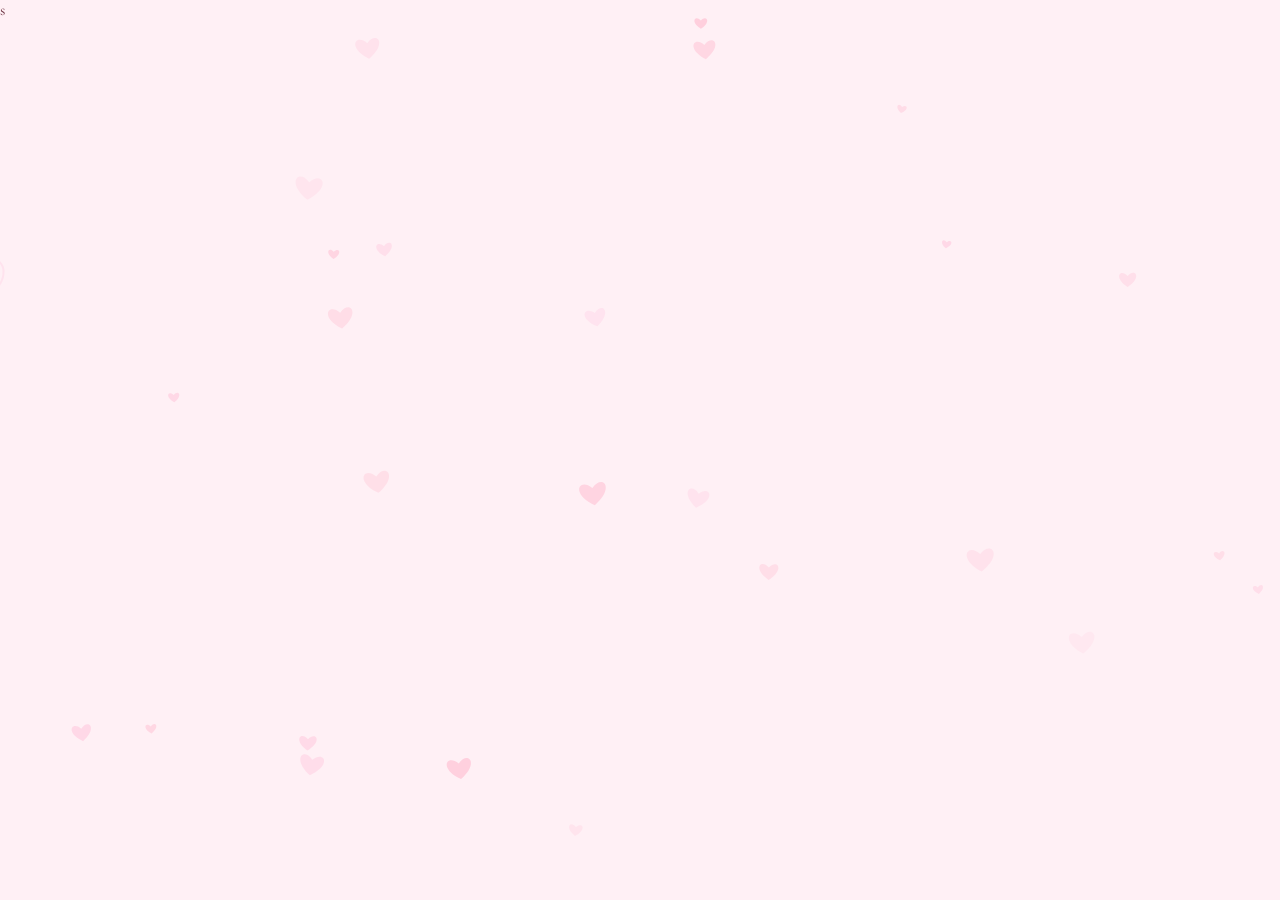
<file: index.html>
<!DOCTYPE html>
<html lang="id">
<head>
  <meta charset="UTF-8" />
  <meta name="viewport" content="width=device-width, initial-scale=1.0" />
  <title>For You ♡</title>
  <link rel="preconnect" href="https://fonts.googleapis.com" />s
  <link rel="preconnect" href="https://fonts.gstatic.com" crossorigin />
  <link href="https://fonts.googleapis.com/css2?family=Cormorant+Garamond:ital,wght@0,300;0,400;1,300;1,400&family=Pacifico&family=DM+Sans:wght@300;400&display=swap" rel="stylesheet" />
  <link rel="stylesheet" href="css/index.css" />
</head>
<body>

  <div id="loading-overlay">
    <div class="loader-heart">♡</div>
  </div>

  <canvas id="bg-canvas"></canvas>

  <main class="intro-container" id="main-content">
    <div class="intro-inner">

      <div class="deco-hearts">
        <span class="deco-h deco-h1">♡</span>
        <span class="deco-h deco-h2">♡</span>
      </div>

      <div class="text-block">
        <p class="line line-1" id="line1"></p>
        <p class="line line-2" id="line2"></p>
        <p class="line line-3" id="line3"></p>
      </div>

      <button class="open-btn" id="openBtn" onclick="goToLetter()">
        <span class="btn-text">Open The Letter</span>
        <span class="btn-icon">✉︎</span>
      </button>

      <div class="date-stamp">2 · 6 · 26</div>

    </div>
  </main>

  <div class="page-transition" id="pageTransition"></div>

  <script src="js/index.js"></script>
</body>
</html>
</file>
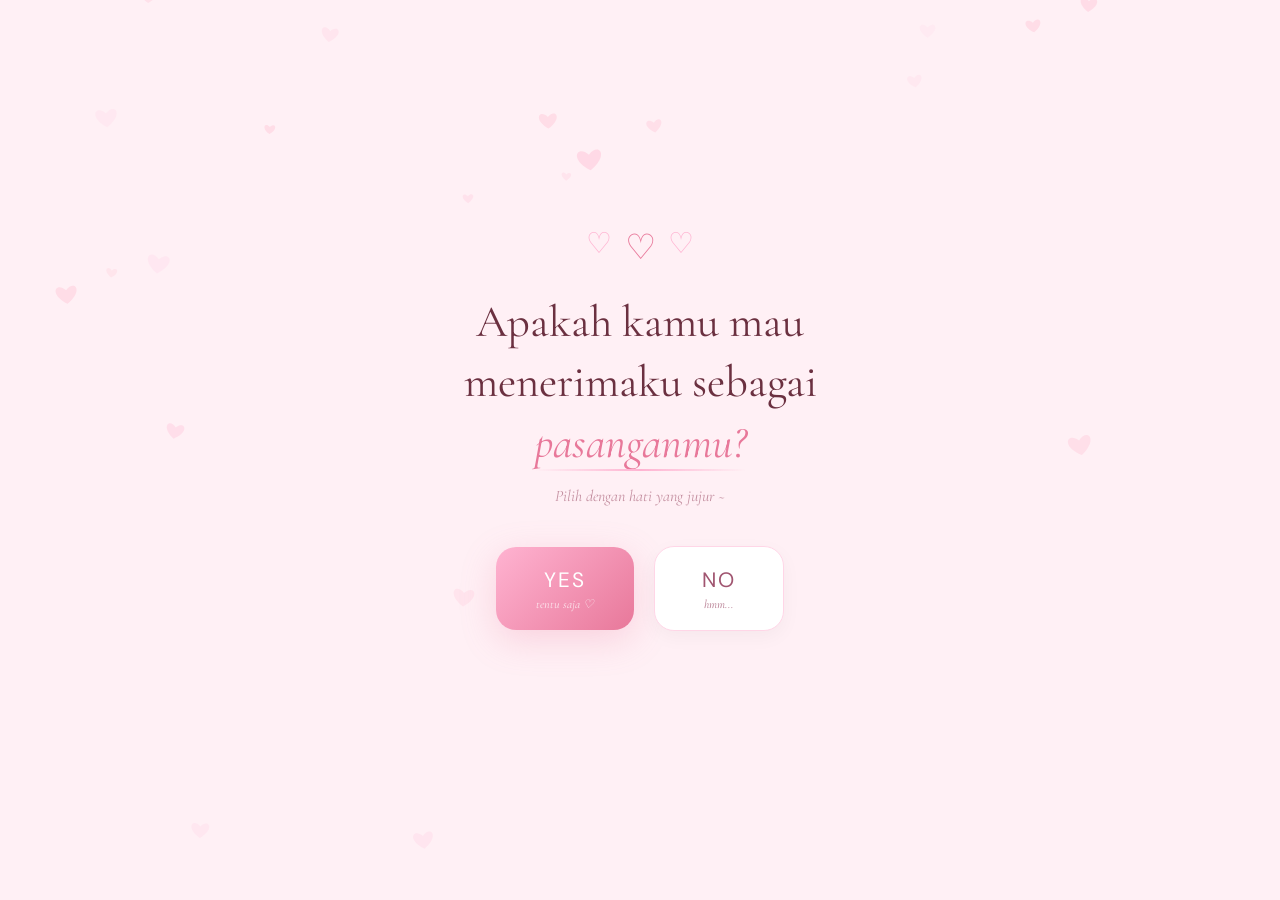
<file: choice.html>
<!DOCTYPE html>
<html lang="id">
<head>
  <meta charset="UTF-8" />
  <meta name="viewport" content="width=device-width, initial-scale=1.0" />
  <title>The Big Question ♡</title>
  <link rel="preconnect" href="https://fonts.googleapis.com" />
  <link rel="preconnect" href="https://fonts.gstatic.com" crossorigin />
  <link href="https://fonts.googleapis.com/css2?family=Cormorant+Garamond:ital,wght@0,300;0,400;1,300;1,400&family=Pacifico&family=DM+Sans:wght@300;400&display=swap" rel="stylesheet" />
  <link rel="stylesheet" href="css/choice.css" />
</head>
<body>

  <canvas id="bg-canvas"></canvas>

  <audio id="bg-music" loop>
    <source src="music/Penjaga Hati - Nadhif Basalamah _ Instrumental.mp3" type="audio/mp3">
  </audio>


  <main class="choice-scene">

    <div class="choice-container" id="choiceContainer">
      <div class="deco-top">
        <span>♡</span><span>♡</span><span>♡</span>
      </div>

      <!-- Pertanyaan besar -->
      <h1 class="the-question" id="theQuestion">
        Apakah kamu mau menerimaku sebagai<br/>
        <span class="highlight-text">pasanganmu?</span>
      </h1>

      <!-- Sub text -->
      <p class="the-subtext" id="theSubtext">
        Pilih dengan hati yang jujur ~
      </p>

      <div class="choice-buttons" id="choiceButtons">
        <button class="choice-btn yes-btn" id="yesBtn" onclick="handleYes()">
          <span class="btn-label">YES</span>
          <span class="btn-sub">tentu saja ♡</span>
        </button>
        <button class="choice-btn no-btn" id="noBtn" onmouseenter="handleNoHover(event)" onclick="handleNoClick(event)">
          <span class="btn-label">NO</span>
          <span class="btn-sub">hmm...</span>
        </button>
      </div>

      <p class="no-teaser" id="noTeaser"></p>

    </div>

  </main>

  <div class="page-transition" id="pageTransition"></div>

  <script src="js/choice.js"></script>
</body>
</html>
</file>
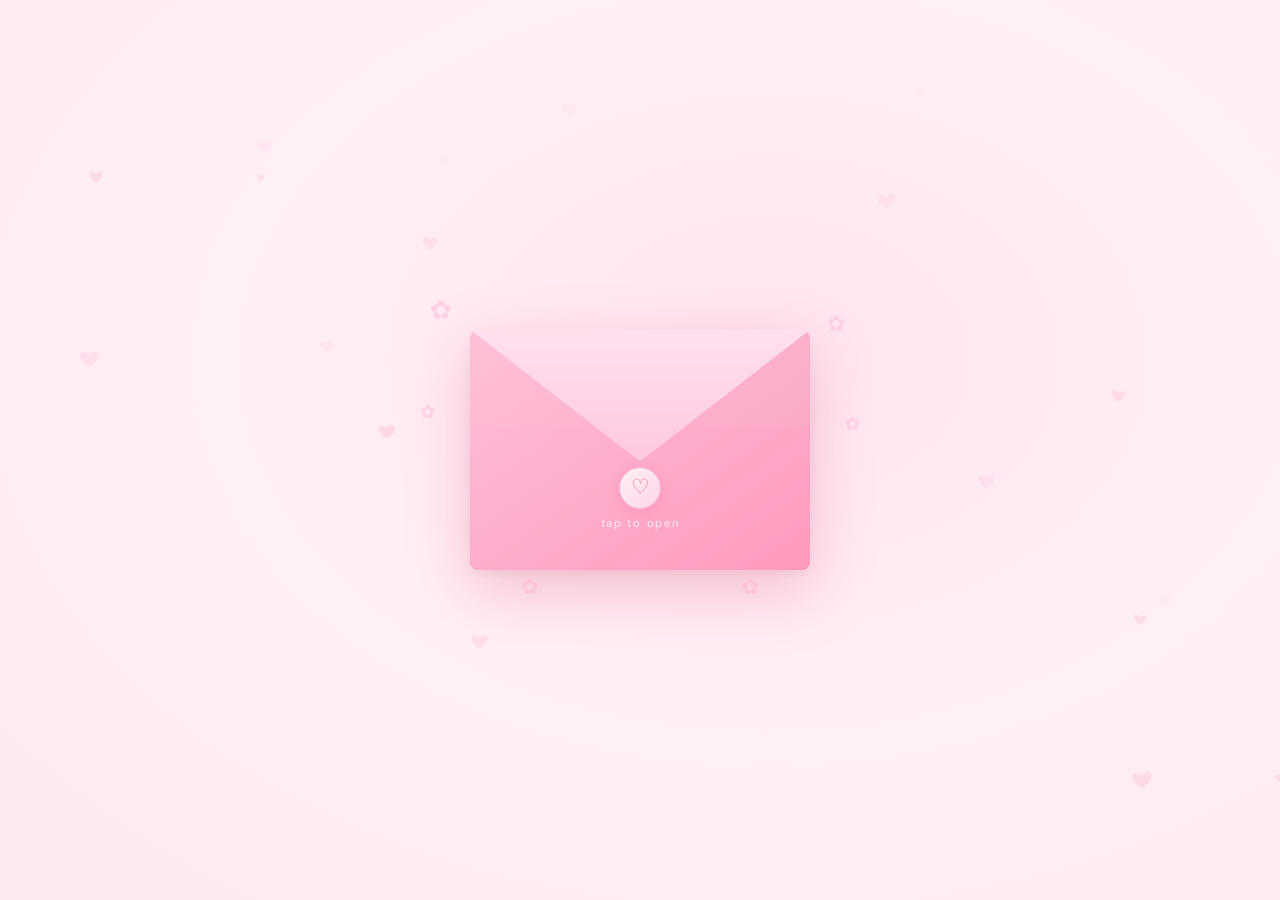
<file: letter.html>
<!DOCTYPE html>
<html lang="id">
<head>
  <meta charset="UTF-8" />
  <meta name="viewport" content="width=device-width, initial-scale=1.0" />
  <title>A Letter For You ♡</title>
  <link rel="preconnect" href="https://fonts.googleapis.com" />
  <link rel="preconnect" href="https://fonts.gstatic.com" crossorigin />
  <link href="https://fonts.googleapis.com/css2?family=Cormorant+Garamond:ital,wght@0,300;0,400;1,300;1,400&family=Pacifico&family=DM+Sans:wght@300;400&family=Lora:ital,wght@0,400;1,400&display=swap" rel="stylesheet" />
  <link rel="stylesheet" href="css/letter.css" />
</head>
<body>

  <canvas id="bg-canvas"></canvas>

  <audio id="bg-music" loop>
    <source src="music/Penjaga Hati - Nadhif Basalamah _ Instrumental.mp3" type="audio/mp3">
  </audio>

  <div class="music-indicator" id="musicIndicator" style="display:none;">
    <span class="note">♪</span>
    <span class="note">♫</span>
    <span class="note">♪</span>
  </div>

  <main class="letter-scene" id="letterScene">

    <div class="envelope-wrapper" id="envelopeWrapper">

      <div class="envelope" id="envelope">

        <div class="env-back"></div>

        <div class="env-flap" id="envFlap">
          <div class="flap-inner"></div>
        </div>

        <div class="env-front">
          <div class="env-seal" id="envSeal">
            <span>♡</span>
          </div>
          <div class="click-hint" id="clickHint">
            <span>tap to open</span>
          </div>
        </div>

      </div>

      <div class="flower-decor">
        <span class="fl fl1">✿</span>
        <span class="fl fl2">✿</span>
        <span class="fl fl3">✿</span>
        <span class="fl fl4">✿</span>
        <span class="fl fl5">✿</span>
        <span class="fl fl6">✿</span>
      </div>

    </div>

    <div class="letter-paper-container" id="letterContainer" style="display:none;">
      <div class="letter-paper">

        <div class="letter-header">
          <span class="letter-stamp">♡</span>
        </div>

        <div class="letter-content" id="letterContent">
        </div>

        <div class="letter-nav">
          <span class="page-indicator" id="pageIndicator">1 / 5</span>
          <button class="next-btn" id="nextBtn">next page →</button>
        </div>

      </div>
    </div>

  </main>

  <div class="page-transition" id="pageTransition"></div>

  <script src="js/letter.js"></script>
</body>
</html>
</file>
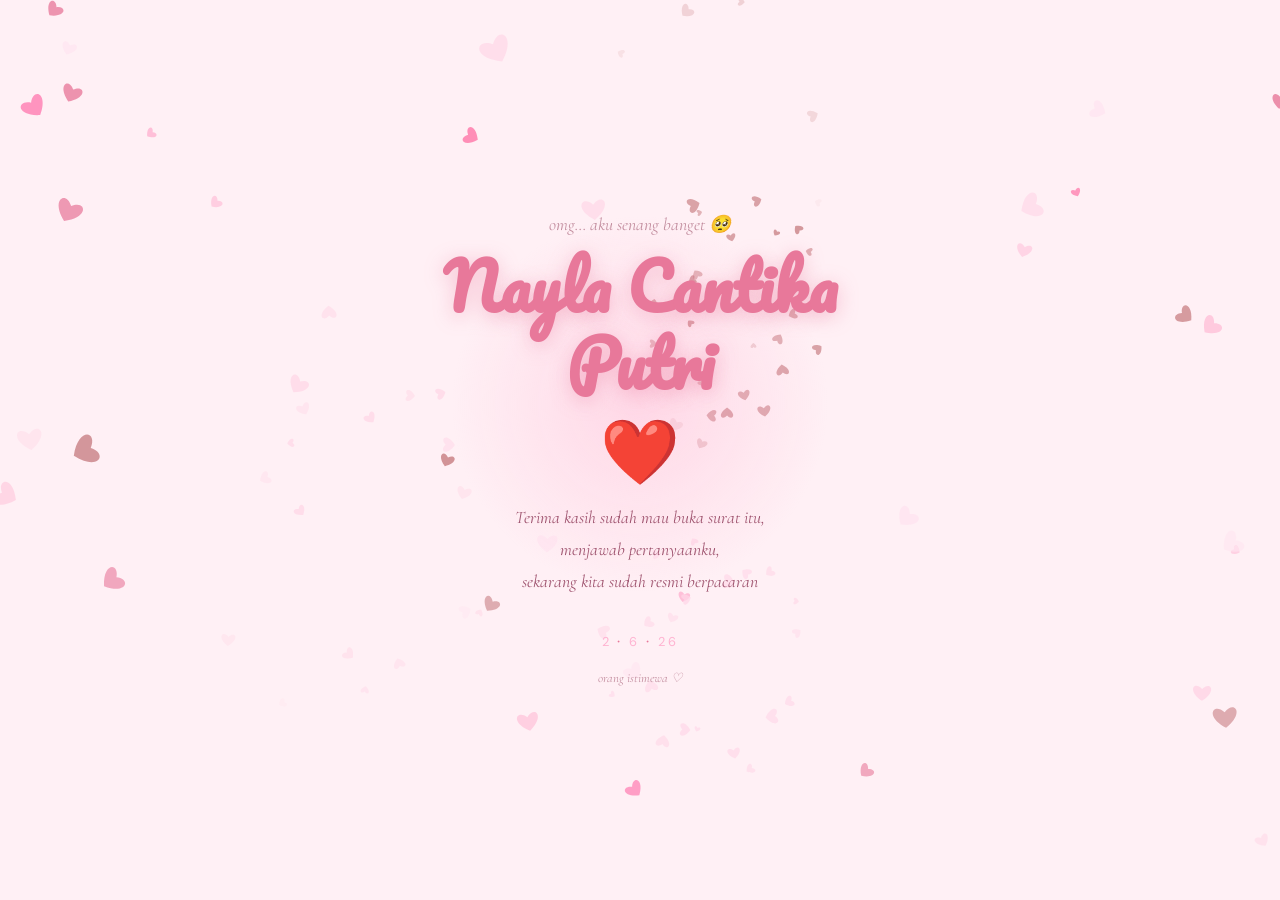
<file: surprise.html>
<!DOCTYPE html>
<html lang="id">
<head>
  <meta charset="UTF-8" />
  <meta name="viewport" content="width=device-width, initial-scale=1.0" />
  <title>Now You're Mine ♡</title>
  <link rel="preconnect" href="https://fonts.googleapis.com" />
  <link rel="preconnect" href="https://fonts.gstatic.com" crossorigin />
  <link href="https://fonts.googleapis.com/css2?family=Cormorant+Garamond:ital,wght@0,300;0,400;1,300;1,400&family=Pacifico&family=DM+Sans:wght@300;400&display=swap" rel="stylesheet" />
  <link rel="stylesheet" href="css/surprise.css" />
</head>
<body>

  <!-- Canvas untuk heart confetti & fireworks -->
  <canvas id="celebration-canvas"></canvas>

  <audio id="bg-music" loop>
    <source src="music/Penjaga Hati - Nadhif Basalamah _ Instrumental.mp3" type="audio/mp3">
  </audio>


  <!-- Audio celebration -->
  <audio id="celebration-music" loop autoplay>
    <!-- Ganti src dengan file musik celebration di assets/music/ -->
    <!-- <source src="assets/music/celebration.mp3" type="audio/mpeg" /> -->
  </audio>

  <!-- Main content -->
  <main class="surprise-scene">

    <div class="surprise-container" id="surpriseContainer">

      <!-- Big glow circle di belakang teks -->
      <div class="glow-circle"></div>

      <!-- Teks utama -->
      <div class="surprise-text-block">
        <p class="surprise-pre">omg... aku senang banget 🥺</p>
        <h1 class="surprise-main">Nayla Cantika Putri</h1>
        <span class="surprise-heart-big">❤️</span>
        <p class="surprise-sub">
          Terima kasih sudah mau buka surat itu,<br/>
          menjawab pertanyaanku,</br>
          sekarang kita sudah resmi berpacaran<br/>
        </p>
      </div>

      <!-- Date easter egg: 2 · 6 · 26 -->
      <div class="date-memory">
        <span>2</span><span class="dot">·</span>
        <span>6</span><span class="dot">·</span>
        <span>26</span>
      </div>

      <!-- Subtle footer -->
      <p class="surprise-footer">orang istimewa ♡</p>

    </div>

  </main>

  <script src="js/surprise.js"></script>
</body>
</html>
</file>
<file: css/index.css>
/* ============================================
   index.css — Opening / Intro Page
   ============================================ */

:root {
  --pink-light: #fff0f5;
  --pink-soft: #ffd6e7;
  --pink-mid: #ffb3d1;
  --pink-deep: #e8789a;
  --rose-gold: #c4767a;
  --white: #ffffff;
  --text-dark: #6b3040;
  --text-mid: #a05570;
  --text-light: #c48fa0;
  --shadow-pink: rgba(232, 120, 154, 0.25);
  --font-display: 'Pacifico', cursive;
  --font-body: 'Cormorant Garamond', serif;
  --font-ui: 'DM Sans', sans-serif;
}

*, *::before, *::after {
  margin: 0;
  padding: 0;
  box-sizing: border-box;
}

html, body {
  width: 100%;
  height: 100%;
  overflow: hidden;
  background: var(--pink-light);
}

body {
  font-family: var(--font-body);
  color: var(--text-dark);
  cursor: default;
}

/* ---- Loading overlay ---- */
#loading-overlay {
  position: fixed;
  inset: 0;
  background: var(--pink-light);
  z-index: 9999;
  display: flex;
  align-items: center;
  justify-content: center;
  transition: opacity 0.6s ease, visibility 0.6s ease;
}

#loading-overlay.hidden {
  opacity: 0;
  visibility: hidden;
}

.loader-heart {
  font-size: 3rem;
  color: var(--pink-deep);
  animation: loaderPulse 0.8s ease-in-out infinite alternate;
}

@keyframes loaderPulse {
  from { transform: scale(0.8); opacity: 0.5; }
  to   { transform: scale(1.3); opacity: 1; }
}

/* ---- BG Canvas ---- */
#bg-canvas {
  position: fixed;
  inset: 0;
  width: 100%;
  height: 100%;
  z-index: 0;
  pointer-events: none;
}

/* ---- Main gradient background ---- */
body::before {
  content: '';
  position: fixed;
  inset: 0;
  background: radial-gradient(ellipse at 30% 30%, #ffe4f0 0%, #fff0f5 40%, #fce8f0 100%);
  z-index: -1;
}

/* ---- Intro Container ---- */
.intro-container {
  position: fixed;
  inset: 0;
  display: flex;
  align-items: center;
  justify-content: center;
  z-index: 10;
  opacity: 0;
  transition: opacity 0.8s ease;
}

.intro-container.visible {
  opacity: 1;
}

.intro-inner {
  text-align: center;
  padding: 2rem;
  max-width: 520px;
  width: 100%;
  display: flex;
  flex-direction: column;
  align-items: center;
  gap: 0.5rem;
}

/* ---- Deco hearts (2 easter egg) ---- */
.deco-hearts {
  position: absolute;
  width: 100%;
  pointer-events: none;
}

.deco-h {
  position: absolute;
  font-size: 5rem;
  color: var(--pink-soft);
  opacity: 0.5;
  animation: floatDeco 4s ease-in-out infinite;
}

.deco-h1 {
  top: -80px;
  left: -60px;
  animation-delay: 0s;
}

.deco-h2 {
  top: -60px;
  right: -60px;
  animation-delay: 1.5s;
  font-size: 3.5rem;
}

@keyframes floatDeco {
  0%, 100% { transform: translateY(0) rotate(-5deg); }
  50%       { transform: translateY(-15px) rotate(5deg); }
}

/* ---- Text block ---- */
.text-block {
  margin: 2rem 0 1.5rem;
  display: flex;
  flex-direction: column;
  gap: 0.8rem;
}

.line {
  font-family: var(--font-body);
  font-style: italic;
  color: var(--text-mid);
  overflow: hidden;
  white-space: nowrap;
  border-right: 2px solid var(--pink-deep);
  width: 0;
}

.line-1 { font-size: clamp(1.4rem, 4vw, 2rem); font-weight: 300; }
.line-2 { font-size: clamp(1rem, 3vw, 1.4rem); font-weight: 300; color: var(--text-light); }
.line-3 { font-size: clamp(0.9rem, 2.5vw, 1.2rem); font-weight: 300; color: var(--text-light); }

/* State setelah typing selesai */
.line.typed {
  border-right: none;
  white-space: normal;
  overflow: visible;
}

/* ---- Open Button ---- */
.open-btn {
  margin-top: 2.5rem;
  padding: 1rem 2.8rem;
  background: linear-gradient(135deg, var(--pink-mid), var(--pink-deep));
  color: var(--white);
  border: none;
  border-radius: 50px;
  font-family: var(--font-ui);
  font-size: 1rem;
  font-weight: 400;
  letter-spacing: 0.08em;
  cursor: pointer;
  display: flex;
  align-items: center;
  gap: 0.7rem;
  opacity: 0;
  transform: translateY(20px);
  transition: opacity 0.6s ease, transform 0.6s ease,
              box-shadow 0.3s ease, scale 0.2s ease;
  box-shadow: 0 8px 30px var(--shadow-pink);
}

.open-btn.visible {
  opacity: 1;
  transform: translateY(0);
}

.open-btn:hover {
  box-shadow: 0 12px 40px rgba(232, 120, 154, 0.45);
  scale: 1.05;
}

.open-btn:active {
  scale: 0.97;
}

.btn-icon {
  font-size: 1.3rem;
  animation: iconWiggle 2s ease-in-out infinite;
}

@keyframes iconWiggle {
  0%, 100% { transform: rotate(0deg); }
  25%       { transform: rotate(-10deg); }
  75%       { transform: rotate(10deg); }
}

/* ---- Date stamp (easter egg 2·6·26) ---- */
.date-stamp {
  margin-top: 3rem;
  font-family: var(--font-ui);
  font-size: 0.7rem;
  letter-spacing: 0.3em;
  color: var(--pink-mid);
  opacity: 0;
  transition: opacity 1s ease 3s;
}

.date-stamp.visible {
  opacity: 0.6;
}

/* ---- Page transition overlay ---- */
.page-transition {
  position: fixed;
  inset: 0;
  background: var(--pink-light);
  z-index: 9998;
  opacity: 0;
  pointer-events: none;
  transition: opacity 0.5s ease;
}

.page-transition.active {
  opacity: 1;
  pointer-events: all;
}

/* ---- Responsive ---- */
@media (max-width: 480px) {
  .intro-inner { padding: 1.5rem; }
  .deco-h1, .deco-h2 { display: none; }
  .text-block { gap: 0.6rem; }
}
</file>
<file: css/choice.css>
/* ============================================
   choice.css — Halaman YES / NO
   ============================================ */

:root {
  --pink-light: #fff0f5;
  --pink-soft: #ffd6e7;
  --pink-mid: #ffb3d1;
  --pink-deep: #e8789a;
  --rose-gold: #c4767a;
  --white: #ffffff;
  --text-dark: #6b3040;
  --text-mid: #a05570;
  --text-light: #c48fa0;
  --shadow-pink: rgba(232, 120, 154, 0.25);
  --font-body: 'Cormorant Garamond', serif;
  --font-ui: 'DM Sans', sans-serif;
}

*, *::before, *::after { margin:0; padding:0; box-sizing:border-box; }

html, body {
  width: 100%; height: 100%;
  overflow: hidden;
  background: var(--pink-light);
}

body::before {
  content: '';
  position: fixed; inset: 0;
  background: radial-gradient(ellipse at 50% 50%, #ffe0ee 0%, #fff0f5 60%, #fce8f0 100%);
  z-index: -1;
}

#bg-canvas {
  position: fixed; inset: 0;
  width: 100%; height: 100%;
  z-index: 0; pointer-events: none;
}

/* ---- Main Scene ---- */
.choice-scene {
  position: fixed; inset: 0;
  display: flex; align-items: center; justify-content: center;
  z-index: 10;
}

.choice-container {
  text-align: center;
  padding: 2rem;
  max-width: 500px;
  width: 100%;
  opacity: 0;
  transform: translateY(20px);
  transition: opacity 0.8s ease, transform 0.8s ease;
}

.choice-container.visible {
  opacity: 1;
  transform: translateY(0);
}

/* ---- Deco top ---- */
.deco-top {
  display: flex;
  justify-content: center;
  gap: 0.8rem;
  margin-bottom: 1.5rem;
  font-size: 1.8rem;
  color: var(--pink-mid);
}

.deco-top span {
  display: inline-block;
  animation: topHeartFloat 2.5s ease-in-out infinite;
}
.deco-top span:nth-child(1) { animation-delay: 0s; }
.deco-top span:nth-child(2) { animation-delay: 0.4s; font-size: 2.2rem; color: var(--pink-deep); }
.deco-top span:nth-child(3) { animation-delay: 0.8s; }

@keyframes topHeartFloat {
  0%, 100% { transform: translateY(0); }
  50%       { transform: translateY(-8px); }
}

/* ---- Question ---- */
.the-question {
  font-family: var(--font-body);
  font-size: clamp(1.7rem, 5vw, 2.8rem);
  font-weight: 400;
  color: var(--text-dark);
  line-height: 1.35;
  margin-bottom: 0.8rem;
}

.highlight-text {
  font-style: italic;
  color: var(--pink-deep);
  display: inline-block;
  position: relative;
}

.highlight-text::after {
  content: '';
  position: absolute;
  bottom: 2px; left: 0; right: 0;
  height: 2px;
  background: linear-gradient(90deg, transparent, var(--pink-mid), transparent);
  animation: lineGlow 2s ease-in-out infinite alternate;
}

@keyframes lineGlow {
  from { opacity: 0.4; }
  to   { opacity: 1; }
}

.the-subtext {
  font-family: var(--font-body);
  font-style: italic;
  color: var(--text-light);
  font-size: 1rem;
  margin-bottom: 2.5rem;
}

/* ---- Buttons ---- */
.choice-buttons {
  display: flex;
  gap: 1.2rem;
  justify-content: center;
  align-items: center;
  flex-wrap: wrap;
}

.choice-btn {
  position: relative;
  border: none;
  border-radius: 20px;
  cursor: pointer;
  display: flex;
  flex-direction: column;
  align-items: center;
  justify-content: center;
  gap: 0.2rem;
  padding: 1.2rem 2.5rem;
  transition: transform 0.2s ease, box-shadow 0.3s ease;
  min-width: 130px;
}

.btn-label {
  font-family: var(--font-ui);
  font-size: 1.3rem;
  font-weight: 400;
  letter-spacing: 0.1em;
}

.btn-sub {
  font-family: var(--font-body);
  font-style: italic;
  font-size: 0.75rem;
  opacity: 0.8;
}

/* YES button */
.yes-btn {
  background: linear-gradient(135deg, var(--pink-mid), var(--pink-deep));
  color: var(--white);
  box-shadow: 0 10px 35px var(--shadow-pink);
  animation: yesBounce 2s ease-in-out infinite;
}

@keyframes yesBounce {
  0%, 100% { transform: translateY(0) scale(1); }
  50%       { transform: translateY(-6px) scale(1.02); }
}

.yes-btn:hover {
  box-shadow: 0 14px 45px rgba(232,120,154,0.5);
  animation: none;
  transform: scale(1.07);
}

.yes-btn:active { transform: scale(0.97); }

/* NO button */
.no-btn {
  background: var(--white);
  color: var(--text-mid);
  border: 1.5px solid var(--pink-soft);
  box-shadow: 0 6px 20px rgba(0,0,0,0.04);
  /* position: fixed oleh JS saat menghindar */
}

.no-btn:hover {
  border-color: var(--pink-mid);
  box-shadow: 0 8px 24px rgba(232,120,154,0.15);
}

/* ---- Teks lucu saat klik NO ---- */
.no-teaser {
  margin-top: 1.2rem;
  font-family: var(--font-body);
  font-style: italic;
  color: var(--pink-deep);
  font-size: 1rem;
  min-height: 1.5em;
  animation: teaserPop 0.3s ease;
}

@keyframes teaserPop {
  from { opacity: 0; transform: scale(0.9); }
  to   { opacity: 1; transform: scale(1); }
}

/* ---- Glow pulse ring (saat hover YES) ---- */
.yes-btn::before {
  content: '';
  position: absolute;
  inset: -6px;
  border-radius: 26px;
  background: linear-gradient(135deg, var(--pink-mid), var(--pink-deep));
  opacity: 0;
  z-index: -1;
  transition: opacity 0.3s ease;
}

.yes-btn:hover::before {
  opacity: 0.2;
  animation: glowPulse 1.5s ease-in-out infinite;
}

@keyframes glowPulse {
  0%, 100% { transform: scale(1); opacity: 0.2; }
  50%       { transform: scale(1.06); opacity: 0.35; }
}

/* ---- Page transition ---- */
.page-transition {
  position: fixed; inset: 0;
  background: var(--pink-light);
  z-index: 9998; opacity: 0; pointer-events: none;
  transition: opacity 0.5s ease;
}
.page-transition.active { opacity: 1; pointer-events: all; }

/* ---- Responsive ---- */
@media (max-width: 480px) {
  .the-question { font-size: 1.5rem; }
  .choice-buttons { gap: 0.8rem; }
  .choice-btn { padding: 1rem 2rem; min-width: 110px; }
}
</file>
<file: css/letter.css>
/* ============================================
   letter.css — Surat Cinta Interaktif
   ============================================ */

:root {
  --pink-light: #fff0f5;
  --pink-soft: #ffd6e7;
  --pink-mid: #ffb3d1;
  --pink-deep: #e8789a;
  --rose-gold: #c4767a;
  --paper: #fffaf8;
  --paper-line: #fde8ee;
  --white: #ffffff;
  --text-dark: #6b3040;
  --text-mid: #a05570;
  --text-light: #c48fa0;
  --shadow-pink: rgba(232, 120, 154, 0.25);
  --font-display: 'Pacifico', cursive;
  --font-body: 'Cormorant Garamond', serif;
  --font-letter: 'Lora', serif;
  --font-ui: 'DM Sans', sans-serif;
}

*, *::before, *::after { margin:0; padding:0; box-sizing:border-box; }

html {
  height: 100%;
}

body {
  min-height: 100%;
  /* Overflow hidden saat amplop tertutup, scroll saat surat terbuka */
  overflow: hidden;
  background: var(--pink-light);
  font-family: var(--font-body);
  transition: overflow 0.3s;
}

body.letter-open {
  overflow-y: auto;
  overflow-x: hidden;
}

body::before {
  content: '';
  position: fixed; inset: 0;
  background: radial-gradient(ellipse at 60% 40%, #ffe4f0 0%, #fff0f5 50%, #fce8f0 100%);
  z-index: -1;
}

#bg-canvas {
  position: fixed; inset: 0;
  width: 100%; height: 100%;
  z-index: 0; pointer-events: none;
}

/* ---- Music indicator ---- */
.music-indicator {
  position: fixed;
  top: 1.2rem; right: 1.5rem;
  z-index: 100;
  display: flex; gap: 3px;
}

.note {
  color: var(--pink-deep);
  font-size: 1rem;
  animation: noteBounce 1s ease-in-out infinite;
}
.note:nth-child(2) { animation-delay: 0.2s; }
.note:nth-child(3) { animation-delay: 0.4s; }

@keyframes noteBounce {
  0%, 100% { transform: translateY(0); opacity: 0.6; }
  50%       { transform: translateY(-5px); opacity: 1; }
}

/* ============================================
   PHASE 1: Halaman tertutup (amplop centered)
   ============================================ */
.letter-scene {
  /* Saat tertutup: fullscreen center */
  position: fixed;
  inset: 0;
  display: flex;
  align-items: center;
  justify-content: center;
  z-index: 10;
  transition: all 0.8s cubic-bezier(0.4,0,0.2,1);
}

/* Saat surat terbuka: scene berubah ke layout scroll */
.letter-scene.opened {
  position: relative;
  inset: auto;
  min-height: 100vh;
  display: flex;
  flex-direction: column;
  align-items: center;
  justify-content: flex-start;
  padding: 2rem 1rem 4rem;
  gap: 2rem;
}

/* ============ ENVELOPE WRAPPER ============ */
.envelope-wrapper {
  position: relative;
  display: flex;
  align-items: center;
  justify-content: center;
  /* Saat opened: bisa shrink ke bawah */
  transition: transform 0.8s cubic-bezier(0.4,0,0.2,1),
              margin 0.8s ease;
  flex-shrink: 0;
}

.letter-scene.opened .envelope-wrapper {
  margin-top: 0;
  /* Amplop sedikit mengecil saat surat terbuka */
  transform: scale(0.85);
  transform-origin: top center;
}

/* ============ ENVELOPE ============ */
.envelope {
  position: relative;
  width: min(340px, 88vw);
  height: min(240px, 56vw);
  cursor: pointer;
  perspective: 1000px;
}

.envelope.no-click {
  cursor: default;
  pointer-events: none;
}

/* Bagian belakang amplop */
.env-back {
  position: absolute; inset: 0;
  background: linear-gradient(145deg, #ffc0d8, #f9a0c0);
  border-radius: 8px;
  box-shadow: 0 20px 60px rgba(232,120,154,0.4), 0 4px 12px rgba(0,0,0,0.05);
}

/* Flap atas */
.env-flap {
  position: absolute;
  top: 0; left: 0; right: 0;
  height: 55%;
  transform-origin: top center;
  transform-style: preserve-3d;
  transition: transform 0.7s cubic-bezier(0.4,0,0.2,1);
  z-index: 20;
  clip-path: polygon(0 0, 100% 0, 50% 100%);
  background: linear-gradient(180deg, #ffa8c8, #ff88b8);
  border-radius: 8px 8px 0 0;
}

.env-flap.opened {
  transform: rotateX(-175deg);
}

.flap-inner {
  position: absolute; inset: 0;
  background: linear-gradient(180deg, #ffe0ee, #ffc8de);
  clip-path: polygon(0 0, 100% 0, 50% 100%);
  backface-visibility: hidden;
}

/* Depan amplop */
.env-front {
  position: absolute;
  bottom: 0; left: 0; right: 0;
  height: 60%;
  background: linear-gradient(145deg, #ffb8d4, #ff9abf);
  border-radius: 0 0 8px 8px;
  z-index: 10;
  display: flex;
  flex-direction: column;
  align-items: center;
  justify-content: center;
  gap: 0.4rem;
}

.env-seal {
  width: 44px; height: 44px;
  border-radius: 50%;
  background: linear-gradient(135deg, #fff0f5, #ffd6e7);
  border: 2px solid #ffaacc;
  display: flex; align-items: center; justify-content: center;
  font-size: 1.3rem;
  color: var(--pink-deep);
  box-shadow: 0 4px 12px rgba(232,120,154,0.3);
  animation: sealPulse 2s ease-in-out infinite;
  transition: opacity 0.5s ease;
}

@keyframes sealPulse {
  0%, 100% { box-shadow: 0 4px 12px rgba(232,120,154,0.3); }
  50%       { box-shadow: 0 4px 20px rgba(232,120,154,0.7); }
}

.click-hint {
  font-family: var(--font-ui);
  font-size: 0.7rem;
  letter-spacing: 0.15em;
  color: var(--white);
  opacity: 0.8;
  animation: hintFade 1.5s ease-in-out infinite alternate;
  transition: opacity 0.5s ease;
}

@keyframes hintFade {
  from { opacity: 0.5; }
  to   { opacity: 1; }
}

/* ============================================
   LETTER PAPER — muncul di bawah amplop
   dalam flow dokumen normal, bisa di-scroll
   ============================================ */
.letter-paper-container {
  width: min(360px, 90vw);
  opacity: 0;
  pointer-events: none;
  /* Hidden by default */
  display: none;
  transform: translateY(30px);
  transition: opacity 0.6s ease, transform 0.6s ease;
}

.letter-paper-container.visible {
  display: block;
  opacity: 1;
  pointer-events: all;
  transform: translateY(0);
}

/* Animasi masuk saat pertama kali muncul */
.letter-paper-container.animate-in {
  animation: paperSlideIn 0.7s cubic-bezier(0.2,0,0.2,1) forwards;
}

@keyframes paperSlideIn {
  from {
    opacity: 0;
    transform: translateY(-40px) scale(0.97);
  }
  to {
    opacity: 1;
    transform: translateY(0) scale(1);
  }
}

.letter-paper {
  background: var(--paper);
  border-radius: 12px;
  padding: 2rem 1.8rem 1.5rem;
  box-shadow: 0 12px 50px rgba(232,120,154,0.2),
              0 2px 8px rgba(0,0,0,0.04);

  /* Lines seperti kertas asli */
  background-image: repeating-linear-gradient(
    transparent,
    transparent 27px,
    var(--paper-line) 27px,
    var(--paper-line) 28px
  );
}

.letter-header {
  display: flex;
  justify-content: center;
  margin-bottom: 1rem;
}

.letter-stamp {
  font-size: 1.4rem;
  color: var(--pink-deep);
  opacity: 0.7;
}

/* ---- Isi surat ---- */
.letter-content {
  font-family: var(--font-letter);
  font-size: clamp(0.92rem, 2.5vw, 1.05rem);
  line-height: 1.95;
  color: var(--text-dark);
  font-style: italic;
  min-height: 140px;
}

.letter-content p {
  margin-bottom: 0.85em;
}

.letter-content.fade-out {
  animation: contentFadeOut 0.3s ease forwards;
}

.letter-content.fade-in {
  animation: contentFadeIn 0.35s ease forwards;
}

@keyframes contentFadeOut {
  from { opacity: 1; transform: translateX(0); }
  to   { opacity: 0; transform: translateX(-16px); }
}

@keyframes contentFadeIn {
  from { opacity: 0; transform: translateX(16px); }
  to   { opacity: 1; transform: translateX(0); }
}

/* ---- Navigasi surat ---- */
.letter-nav {
  display: flex;
  align-items: center;
  justify-content: space-between;
  margin-top: 1.2rem;
  padding-top: 0.8rem;
  border-top: 1px solid var(--paper-line);
}

.page-indicator {
  font-family: var(--font-ui);
  font-size: 0.7rem;
  color: var(--text-light);
  letter-spacing: 0.1em;
}

.next-btn {
  background: none;
  border: none;
  font-family: var(--font-ui);
  font-size: 0.82rem;
  color: var(--pink-deep);
  cursor: pointer;
  letter-spacing: 0.05em;
  transition: color 0.2s, transform 0.2s;
  padding: 0.3rem 0;
}

.next-btn:hover {
  color: var(--rose-gold);
  transform: translateX(4px);
}

/* ============ FLOWER DECOR (6 easter egg) ============ */
.flower-decor {
  position: absolute;
  width: 100%; height: 100%;
  pointer-events: none;
  top: 0; left: 0;
}

.fl {
  position: absolute;
  font-size: 1.4rem;
  color: var(--pink-mid);
  opacity: 0.45;
  animation: floatFlower 3.5s ease-in-out infinite;
}

.fl1 { top: -35px; left: -40px; animation-delay: 0s;    font-size: 1.6rem; }
.fl2 { top: -20px; right: -35px; animation-delay: 0.6s; }
.fl3 { top: 30%; left: -50px;   animation-delay: 1.2s;  font-size: 1.1rem; }
.fl4 { top: 35%; right: -50px;  animation-delay: 1.8s;  font-size: 1.1rem; }
.fl5 { bottom: -30px; left: 15%; animation-delay: 0.3s; font-size: 1.3rem; }
.fl6 { bottom: -30px; right: 15%; animation-delay: 0.9s;}

@keyframes floatFlower {
  0%, 100% { transform: translateY(0) rotate(0deg); }
  33%       { transform: translateY(-10px) rotate(15deg); }
  66%       { transform: translateY(5px) rotate(-10deg); }
}

/* ---- Page transition ---- */
.page-transition {
  position: fixed; inset: 0;
  background: var(--pink-light);
  z-index: 9998; opacity: 0; pointer-events: none;
  transition: opacity 0.5s ease;
}
.page-transition.active { opacity: 1; pointer-events: all; }

/* ---- Responsive ---- */
@media (max-width: 480px) {
  .letter-scene.opened { padding: 1.5rem 0.8rem 3rem; gap: 1.5rem; }
  .letter-paper { padding: 1.5rem 1.2rem 1.2rem; }
  .letter-content { font-size: 0.9rem; }
  .fl3, .fl4 { display: none; }
  .letter-scene.opened .envelope-wrapper { transform: scale(0.75); }
}
</file>
<file: css/surprise.css>
/* ============================================
   surprise.css — Halaman Kejutan / Celebration
   ============================================ */

:root {
  --pink-light: #fff0f5;
  --pink-soft: #ffd6e7;
  --pink-mid: #ffb3d1;
  --pink-deep: #e8789a;
  --rose-gold: #c4767a;
  --white: #ffffff;
  --text-dark: #6b3040;
  --text-mid: #a05570;
  --text-light: #c48fa0;
  --shadow-pink: rgba(232, 120, 154, 0.3);
  --font-display: 'Pacifico', cursive;
  --font-body: 'Cormorant Garamond', serif;
  --font-ui: 'DM Sans', sans-serif;
}

*, *::before, *::after { margin:0; padding:0; box-sizing:border-box; }

html, body {
  width: 100%; height: 100%;
  overflow: hidden;
  background: var(--pink-light);
}

body::before {
  content: '';
  position: fixed; inset: 0;
  background: radial-gradient(ellipse at 50% 30%, #ffcce0 0%, #ffe8f2 40%, #fff0f5 100%);
  z-index: -1;
}

/* ---- Canvas (heart fireworks) ---- */
#celebration-canvas {
  position: fixed; inset: 0;
  width: 100%; height: 100%;
  z-index: 0;
  pointer-events: none;
}

/* ---- Main Scene ---- */
.surprise-scene {
  position: fixed; inset: 0;
  display: flex; align-items: center; justify-content: center;
  z-index: 10;
}

.surprise-container {
  text-align: center;
  padding: 2rem;
  max-width: 480px;
  width: 100%;
  display: flex;
  flex-direction: column;
  align-items: center;
  gap: 0.6rem;
  opacity: 0;
  transition: opacity 1s ease 0.3s;
}

.surprise-container.visible {
  opacity: 1;
}

/* ---- Glow circle ---- */
.glow-circle {
  position: absolute;
  width: 380px; height: 380px;
  border-radius: 50%;
  background: radial-gradient(circle, rgba(255,179,209,0.4) 0%, transparent 70%);
  animation: glowExpand 3s ease-in-out infinite alternate;
  z-index: -1;
}

@keyframes glowExpand {
  from { transform: scale(0.8); opacity: 0.5; }
  to   { transform: scale(1.2); opacity: 1; }
}

/* ---- Text block ---- */
.surprise-text-block {
  display: flex;
  flex-direction: column;
  align-items: center;
  gap: 0.8rem;
}

.surprise-pre {
  font-family: var(--font-body);
  font-style: italic;
  font-size: clamp(0.9rem, 2.5vw, 1.1rem);
  color: var(--text-light);
  opacity: 0;
  animation: fadeUp 0.8s ease 0.5s forwards;
}

.surprise-main {
  font-family: var(--font-display);
  font-size: clamp(2.2rem, 8vw, 4rem);
  color: var(--pink-deep);
  text-shadow: 0 4px 20px rgba(232,120,154,0.4);
  opacity: 0;
  animation: fadeUp 0.9s ease 0.8s forwards;
  line-height: 1.2;
}

.surprise-heart-big {
  font-size: clamp(2.5rem, 8vw, 4rem);
  display: inline-block;
  opacity: 0;
  animation: fadeUp 0.6s ease 1.1s forwards, heartMainBeat 1.5s ease-in-out 1.7s infinite;
}

@keyframes heartMainBeat {
  0%, 100% { transform: scale(1); }
  30%       { transform: scale(1.25); }
  60%       { transform: scale(0.95); }
}

.surprise-sub {
  font-family: var(--font-body);
  font-style: italic;
  font-size: clamp(0.9rem, 2.5vw, 1.1rem);
  color: var(--text-mid);
  line-height: 1.8;
  opacity: 0;
  animation: fadeUp 0.8s ease 1.4s forwards;
  max-width: 320px;
}

.surprise-sub em {
  color: var(--pink-deep);
  font-style: normal;
}

@keyframes fadeUp {
  from { opacity: 0; transform: translateY(20px); }
  to   { opacity: 1; transform: translateY(0); }
}

/* ---- Date memory easter egg (2·6·26) ---- */
.date-memory {
  display: flex;
  align-items: center;
  gap: 0.4rem;
  font-family: var(--font-ui);
  font-size: 0.8rem;
  letter-spacing: 0.2em;
  color: var(--pink-mid);
  margin-top: 1.5rem;
  opacity: 0;
  animation: fadeUp 0.8s ease 2s forwards;
}

.date-memory .dot {
  color: var(--pink-deep);
  font-size: 1rem;
}

/* ---- Footer ---- */
.surprise-footer {
  font-family: var(--font-body);
  font-style: italic;
  font-size: 0.8rem;
  color: var(--text-light);
  margin-top: 0.5rem;
  opacity: 0;
  animation: fadeUp 0.8s ease 2.3s forwards;
}

/* ---- Responsive ---- */
@media (max-width: 480px) {
  .glow-circle { width: 260px; height: 260px; }
  .surprise-main { font-size: 2rem; }
  .surprise-sub { font-size: 0.9rem; }
}
</file>
